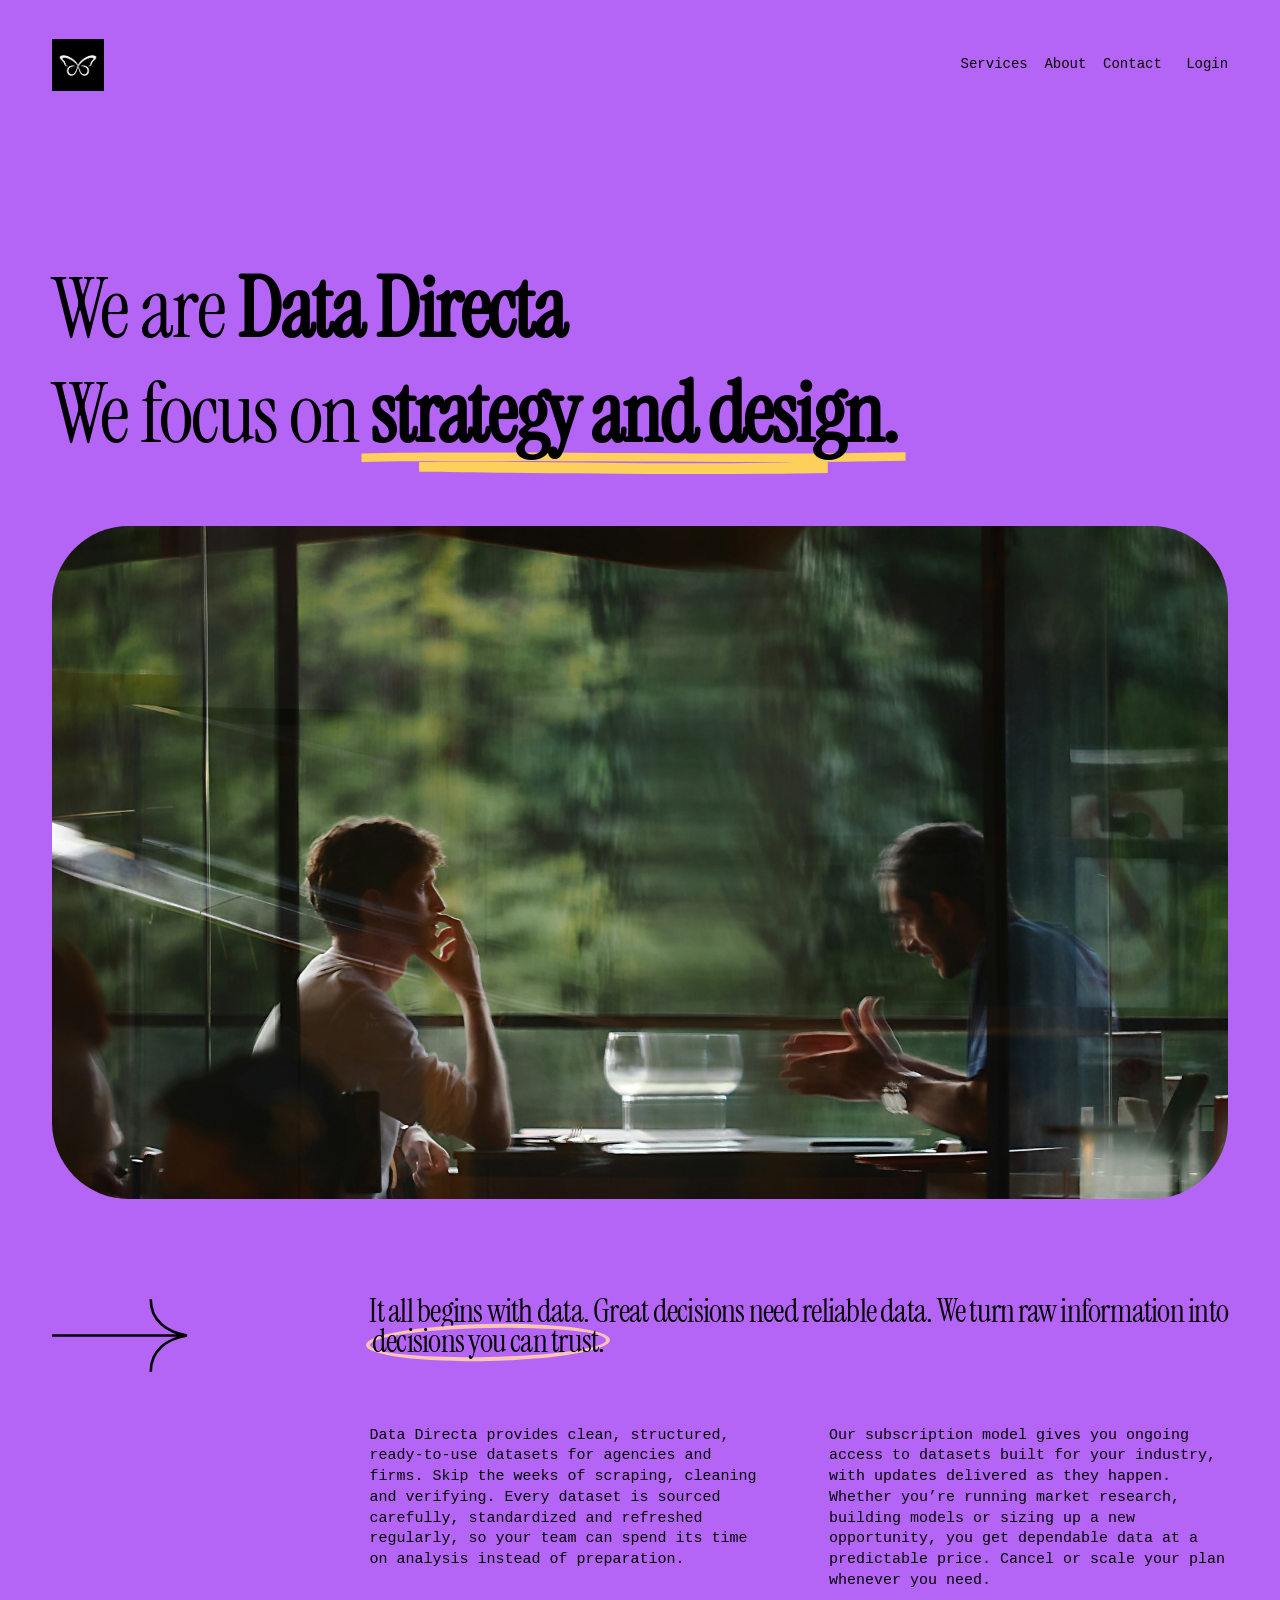
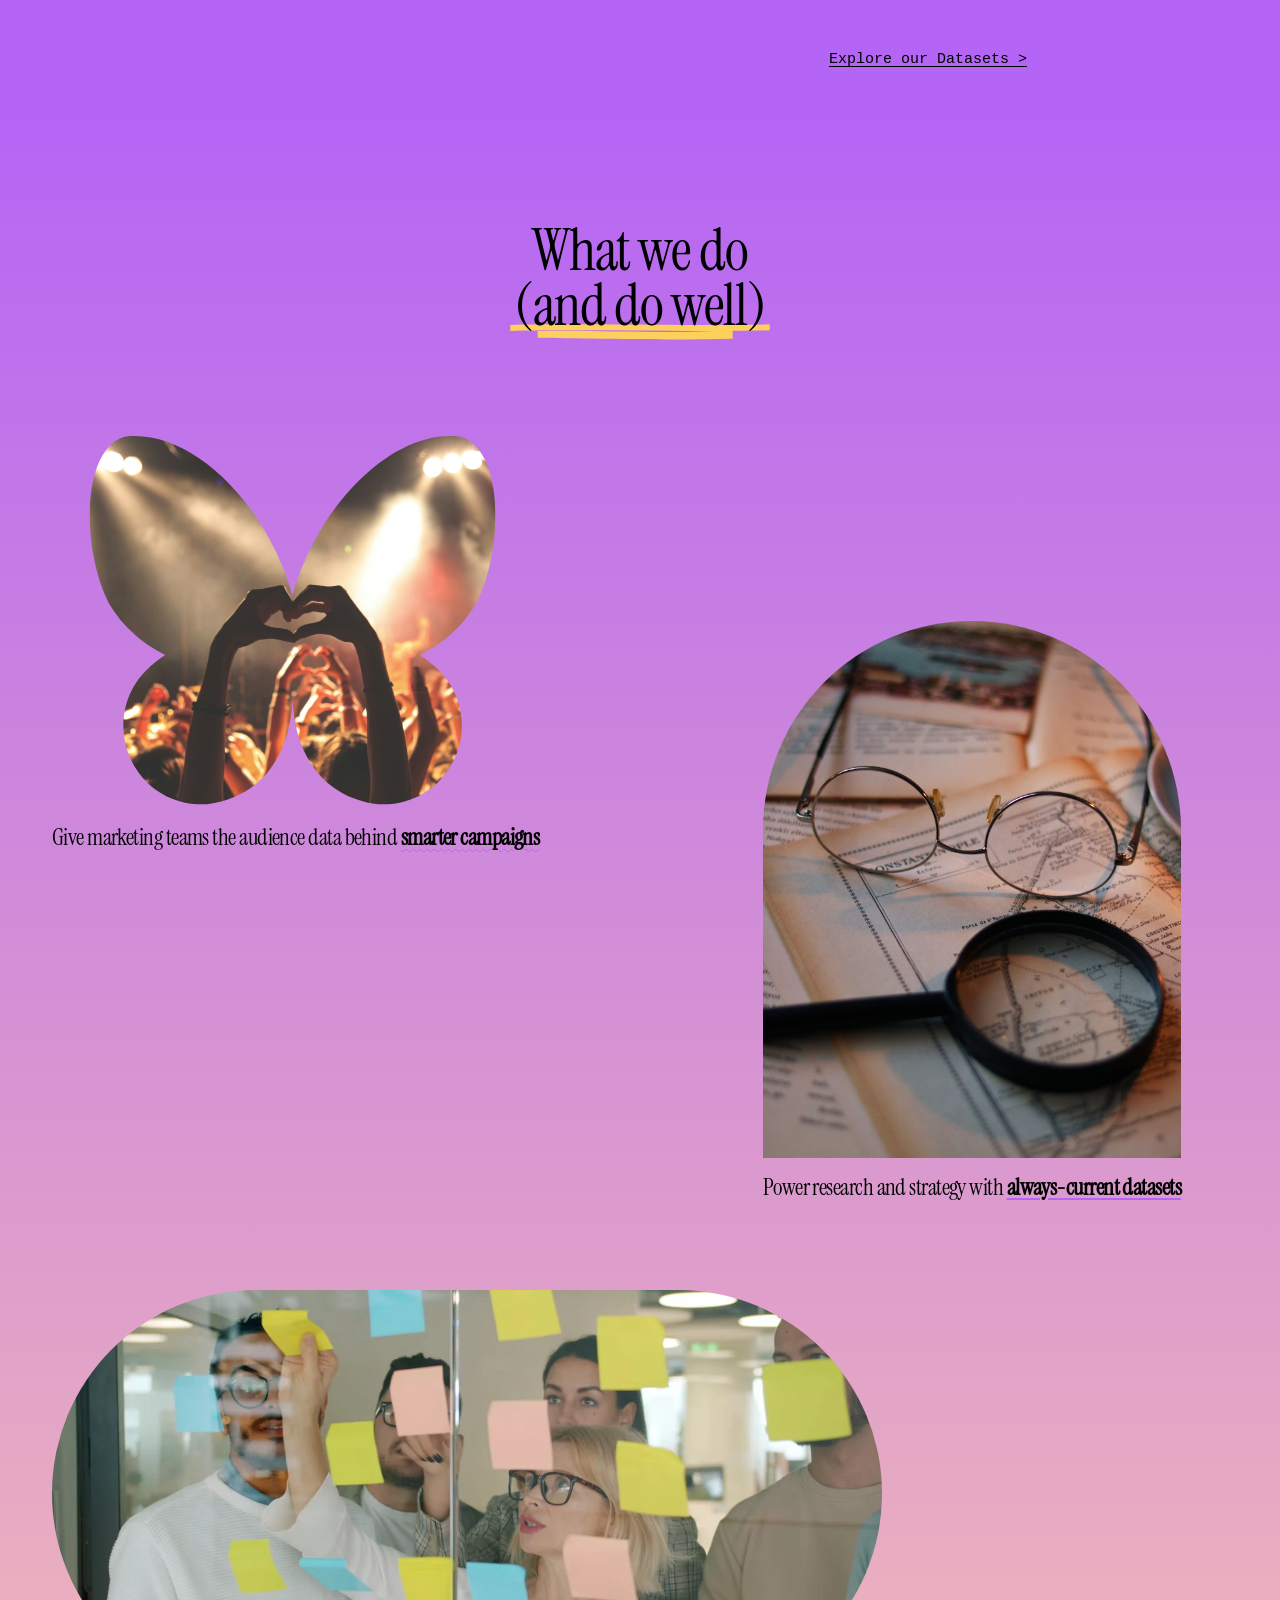
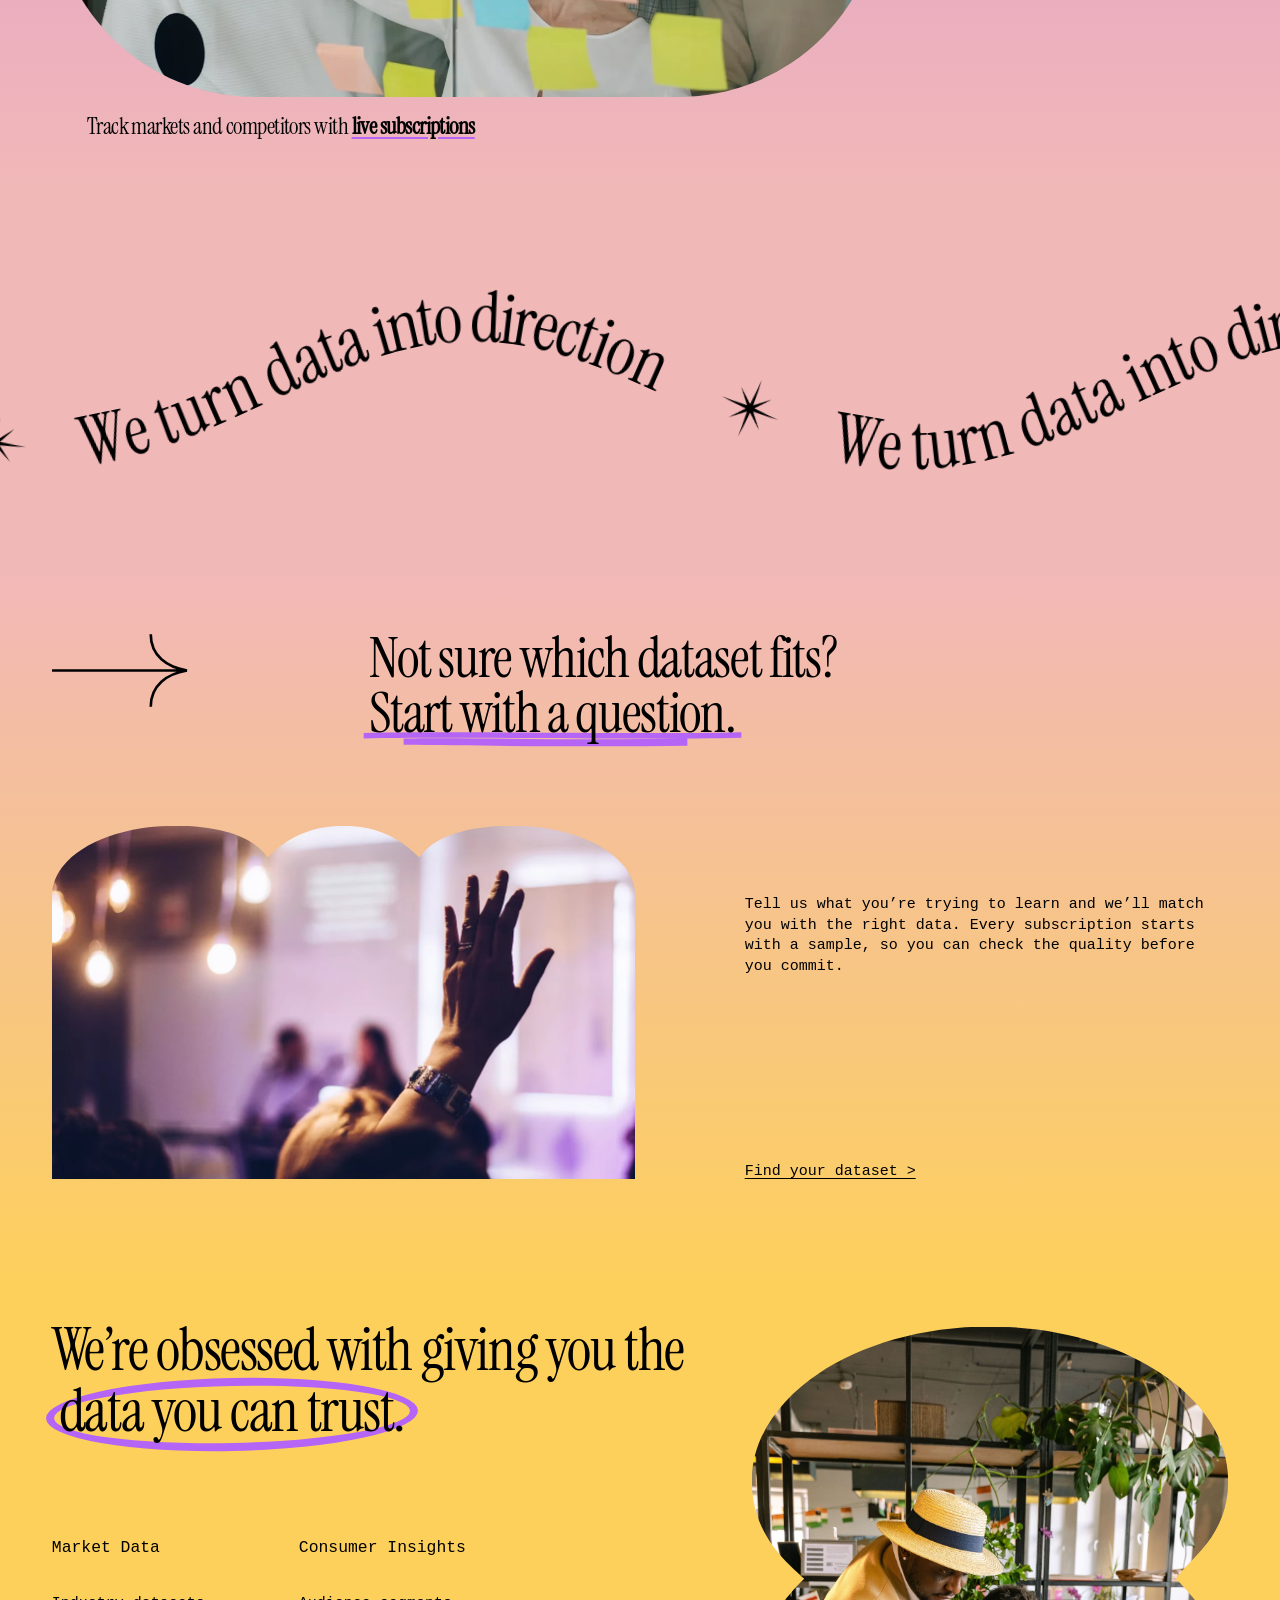
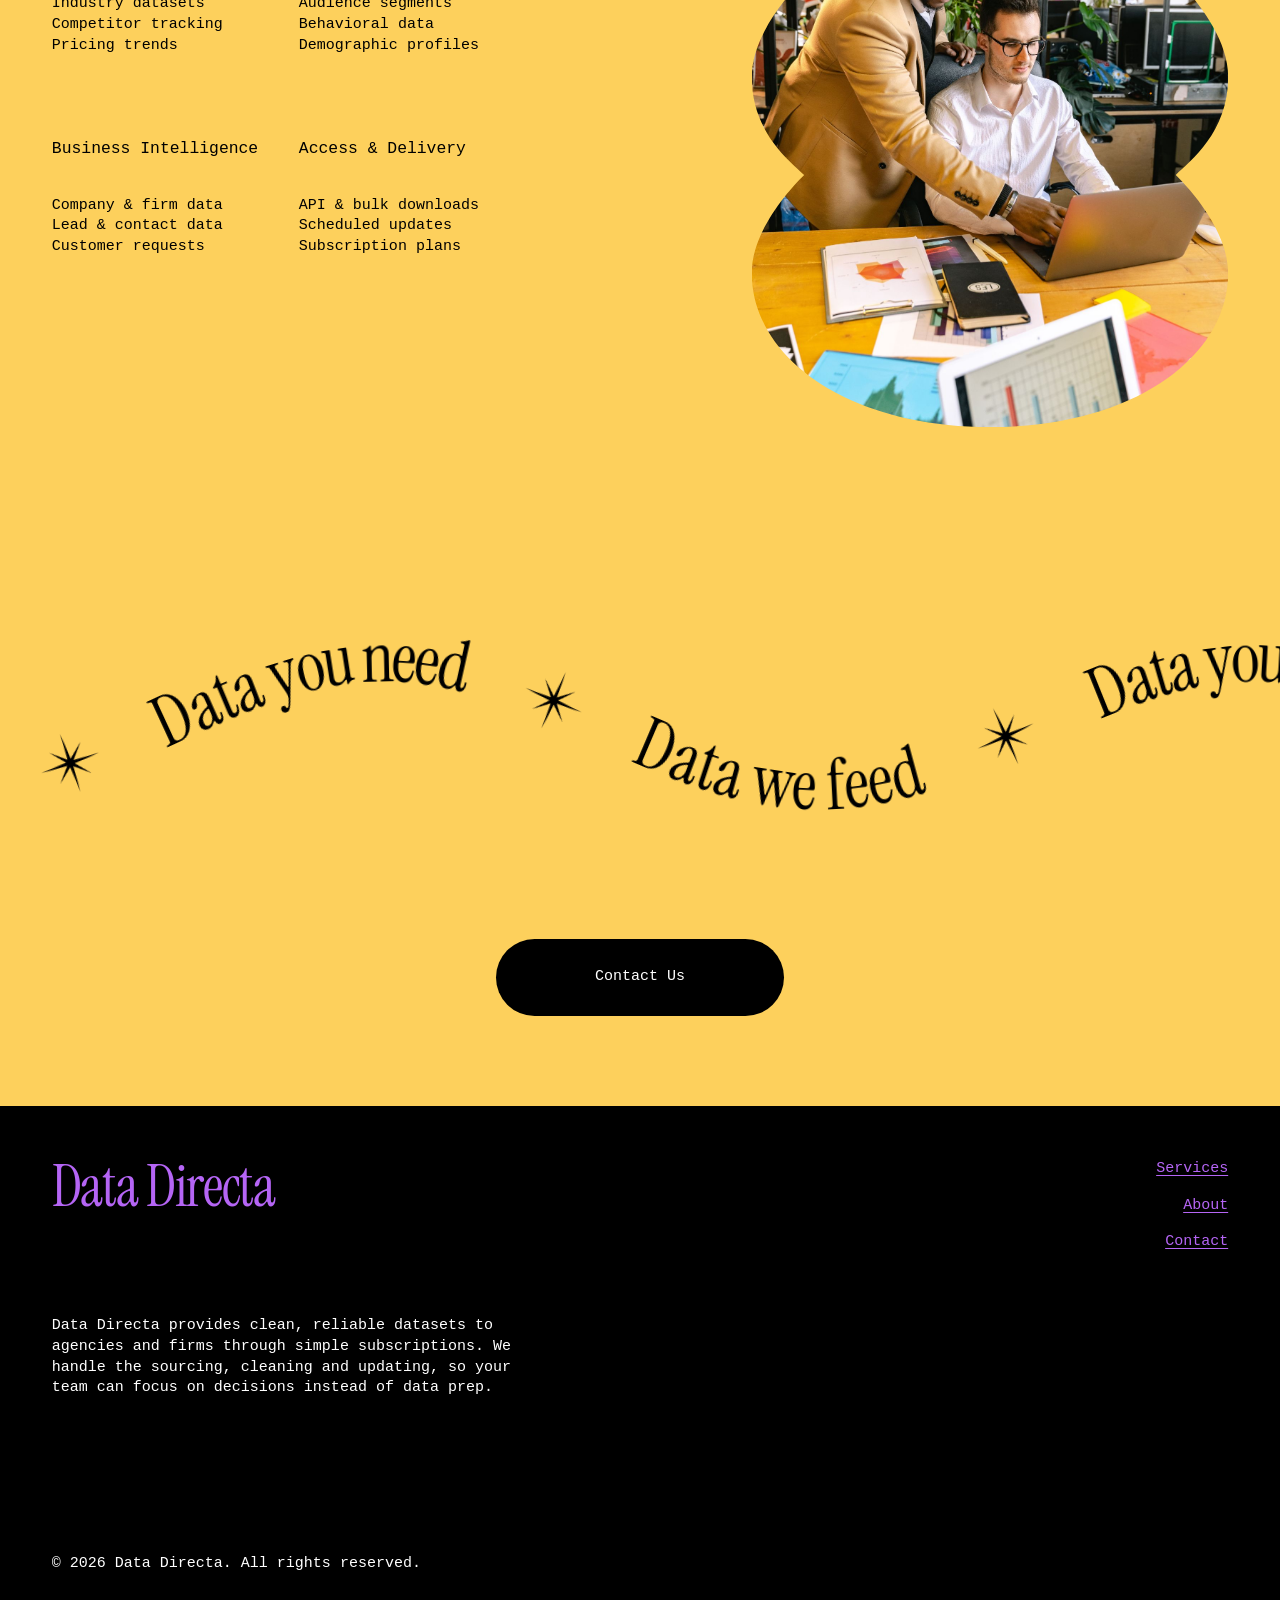
<file: index.html>
<!doctype html>
<html lang="en">
<head>
<meta charset="utf-8">
<meta name="viewport" content="width=device-width,initial-scale=1">
<title>Data Directa</title>
<meta name="description" content="Clean, reliable datasets for agencies and firms, delivered through simple subscriptions.">
<link rel="preconnect" href="https://fonts.googleapis.com">
<link rel="preconnect" href="https://fonts.gstatic.com" crossorigin>
<link href="https://fonts.googleapis.com/css2?family=Cousine:wght@400;700&family=Instrument+Serif&display=swap" rel="stylesheet">
<link rel="stylesheet" href="styles.css">
</head>
<body>

<svg class="defs" aria-hidden="true" focusable="false">
  <defs>
    <!-- six-lobed flower mask -->
    <clipPath id="flower" clipPathUnits="objectBoundingBox">
      <!-- butterfly: two upper wings, two lower wings, slim body -->
      <path d="M.5 .44C.44 .2 .27 .01 .12 .02C.01 .03 -.0 .3 .07 .46C.17 .65 .38 .66 .5 .62Z" transform="translate(.01 .0) scale(.98 1)"/>
      <path d="M.5 .5C.4 .52 .22 .54 .14 .66C.05 .8 .14 1 .3 .99C.44 .97 .5 .84 .5 .7Z" transform="translate(.01 0) scale(.98 1)"/>
      <path d="M.5 .44C.44 .2 .27 .01 .12 .02C.01 .03 -.0 .3 .07 .46C.17 .65 .38 .66 .5 .62Z" transform="translate(.99 0) scale(-.98 1)"/>
      <path d="M.5 .5C.4 .52 .22 .54 .14 .66C.05 .8 .14 1 .3 .99C.44 .97 .5 .84 .5 .7Z" transform="translate(.99 0) scale(-.98 1)"/>    </clipPath>
    <!-- three-arch top -->
    <clipPath id="bumps" clipPathUnits="objectBoundingBox">
      <path d="M0 1V.2C0 .08.1 0 .21 0C.3 0 .35.04.37.09C.4.04.44 0 .5 0C.56 0 .6.04.63.09C.65.04.7 0 .79 0C.9 0 1 .08 1 .2V1Z"/>
    </clipPath>
    <!-- stacked-blob with scalloped sides -->
    <clipPath id="wavy" clipPathUnits="objectBoundingBox">
      <path d="M.5 0C.78 0 1 .1 1 .22C1 .3.92.33.89.36C.92.38 1 .44 1 .5C1 .58.92.62.89.64C.92.66 1 .72 1 .78C1 .9.8 1 .5 1C.2 1 0 .9 0 .78C0 .72.08.66.11.64C.08.62 0 .58 0 .5C0 .44.08.38.11.36C.08.34 0 .3 0 .22C0 .1.22 0 .5 0Z"/>
    </clipPath>
  </defs>
</svg>

<header class="site-header">
  <a class="logo" href="index.html" aria-label="Data Directa home"><img src="images/logo.jpg" alt="Data Directa"></a>
  <nav>
    <a href="#services">Services</a>
    <a href="#about">About</a>
    <a href="contact.html">Contact</a>
    <a class="login" href="#">Login</a>
  </nav>
</header>

<section class="hero">
  <h1>We are <b>Data Directa</b><br>We focus on <b class="sw">strategy and design.</b></h1>
</section>

<section class="hero-photo">
  <div class="frame"><img src="images/pill-cafe.jpg" alt="Two people in conversation" style="object-position:50% 55%"></div>
</section>

<section class="intro" id="about">
  <div class="arrow" aria-hidden="true">
    <svg viewBox="0 0 210 120" fill="none" stroke="#000" stroke-width="4"><path d="M0 60H205M150 5C150 38 175 55 205 60C175 65 150 82 150 115"/></svg>
  </div>
  <div>
    <h2>It all begins with data. Great decisions need reliable data. We turn raw information into <span class="ring">decisions you can trust.</span></h2>
    <div class="cols">
      <p>Data Directa provides clean, structured, ready-to-use datasets for agencies and firms. Skip the weeks of scraping, cleaning and verifying. Every dataset is sourced carefully, standardized and refreshed regularly, so your team can spend its time on analysis instead of preparation.</p>
      <div>
        <p>Our subscription model gives you ongoing access to datasets built for your industry, with updates delivered as they happen. Whether you’re running market research, building models or sizing up a new opportunity, you get dependable data at a predictable price. Cancel or scale your plan whenever you need.</p>
        <a class="more" href="contact.html">Explore our Datasets &gt;</a>
      </div>
    </div>
  </div>
</section>

<section class="deliver" id="services">
  <h2>What we do<br><span class="sw">(and do well)</span></h2>
  <div class="cards">
    <figure class="card c1">
      <div class="flower"><img src="images/flower-concert.jpg" alt="" style="object-position:7% 50%"></div>
      <figcaption>Give marketing teams the audience data behind <b class="wavy">smarter campaigns</b></figcaption>
    </figure>
    <figure class="card c2">
      <div class="arch"><img src="images/arch-glasses.jpg" alt="Glasses and a magnifying glass resting on old maps" style="object-position:50% 50%"></div>
      <figcaption>Power research and strategy with <b>always-current datasets</b></figcaption>
    </figure>
    <figure class="card c3">
      <div class="pill"><img src="images/hero-team.webp" alt="" style="object-position:50% 35%"></div>
      <figcaption>Track markets and competitors with <b>live subscriptions</b></figcaption>
    </figure>
  </div>
</section>

<div class="marquee" data-phrases="We turn data into direction" data-peak=".37" aria-label="We turn data into direction"></div>

<section class="question">
  <div class="q-head">
    <div class="arrow" aria-hidden="true">
      <svg viewBox="0 0 210 120" fill="none" stroke="#000" stroke-width="4"><path d="M0 60H205M150 5C150 38 175 55 205 60C175 65 150 82 150 115"/></svg>
    </div>
    <h2>Not sure which dataset fits?<br><span class="sw p">Start with a question.</span></h2>
  </div>
  <div class="q-body">
    <div class="bumps"><img src="images/bumps-hand.webp" alt="" style="object-position:70% 12%"></div>
    <div class="q-text">
      <p>Tell us what you’re trying to learn and we’ll match you with the right data. Every subscription starts with a sample, so you can check the quality before you commit.</p>
      <a class="more" href="contact.html">Find your dataset &gt;</a>
    </div>
  </div>
</section>

<section class="obsessed">
  <div>
    <h2>We’re obsessed with giving you the <span class="ring p">data you can trust.</span></h2>
    <div class="svc">
      <div><h3>Market Data</h3><ul><li>Industry datasets</li><li>Competitor tracking</li><li>Pricing trends</li></ul></div>
      <div><h3>Consumer Insights</h3><ul><li>Audience segments</li><li>Behavioral data</li><li>Demographic profiles</li></ul></div>
      <div><h3>Business Intelligence</h3><ul><li>Company &amp; firm data</li><li>Lead &amp; contact data</li><li>Customer requests</li></ul></div>
      <div><h3>Access &amp; Delivery</h3><ul><li>API &amp; bulk downloads</li><li>Scheduled updates</li><li>Subscription plans</li></ul></div>
    </div>
  </div>
  <div class="wavy-img"><img src="images/wavy-office.jpg" alt="Two colleagues reviewing data on a laptop" style="object-position:50% 45%"></div>
</section>

<section class="closing">
  <div class="marquee y" data-phrases="Data you need|Data we feed" data-peak=".3" aria-label="Data you need. Data we feed."></div>
  <a class="btn" href="contact.html">Contact Us</a>
</section>

<footer class="site-footer">
  <a class="f-logo" href="index.html">Data Directa</a>
  <ul class="f-nav">
    <li><a href="#services">Services</a></li>
    <li><a href="#about">About</a></li>
    <li><a href="contact.html">Contact</a></li>
  </ul>
  <p class="f-desc">Data Directa provides clean, reliable datasets to agencies and firms through simple subscriptions. We handle the sourcing, cleaning and updating, so your team can focus on decisions instead of data prep.</p>
  <p class="f-copy">© 2026 Data Directa. All rights reserved.</p>
</footer>

<script src="marquee.js"></script>
</body>
</html>
</file>
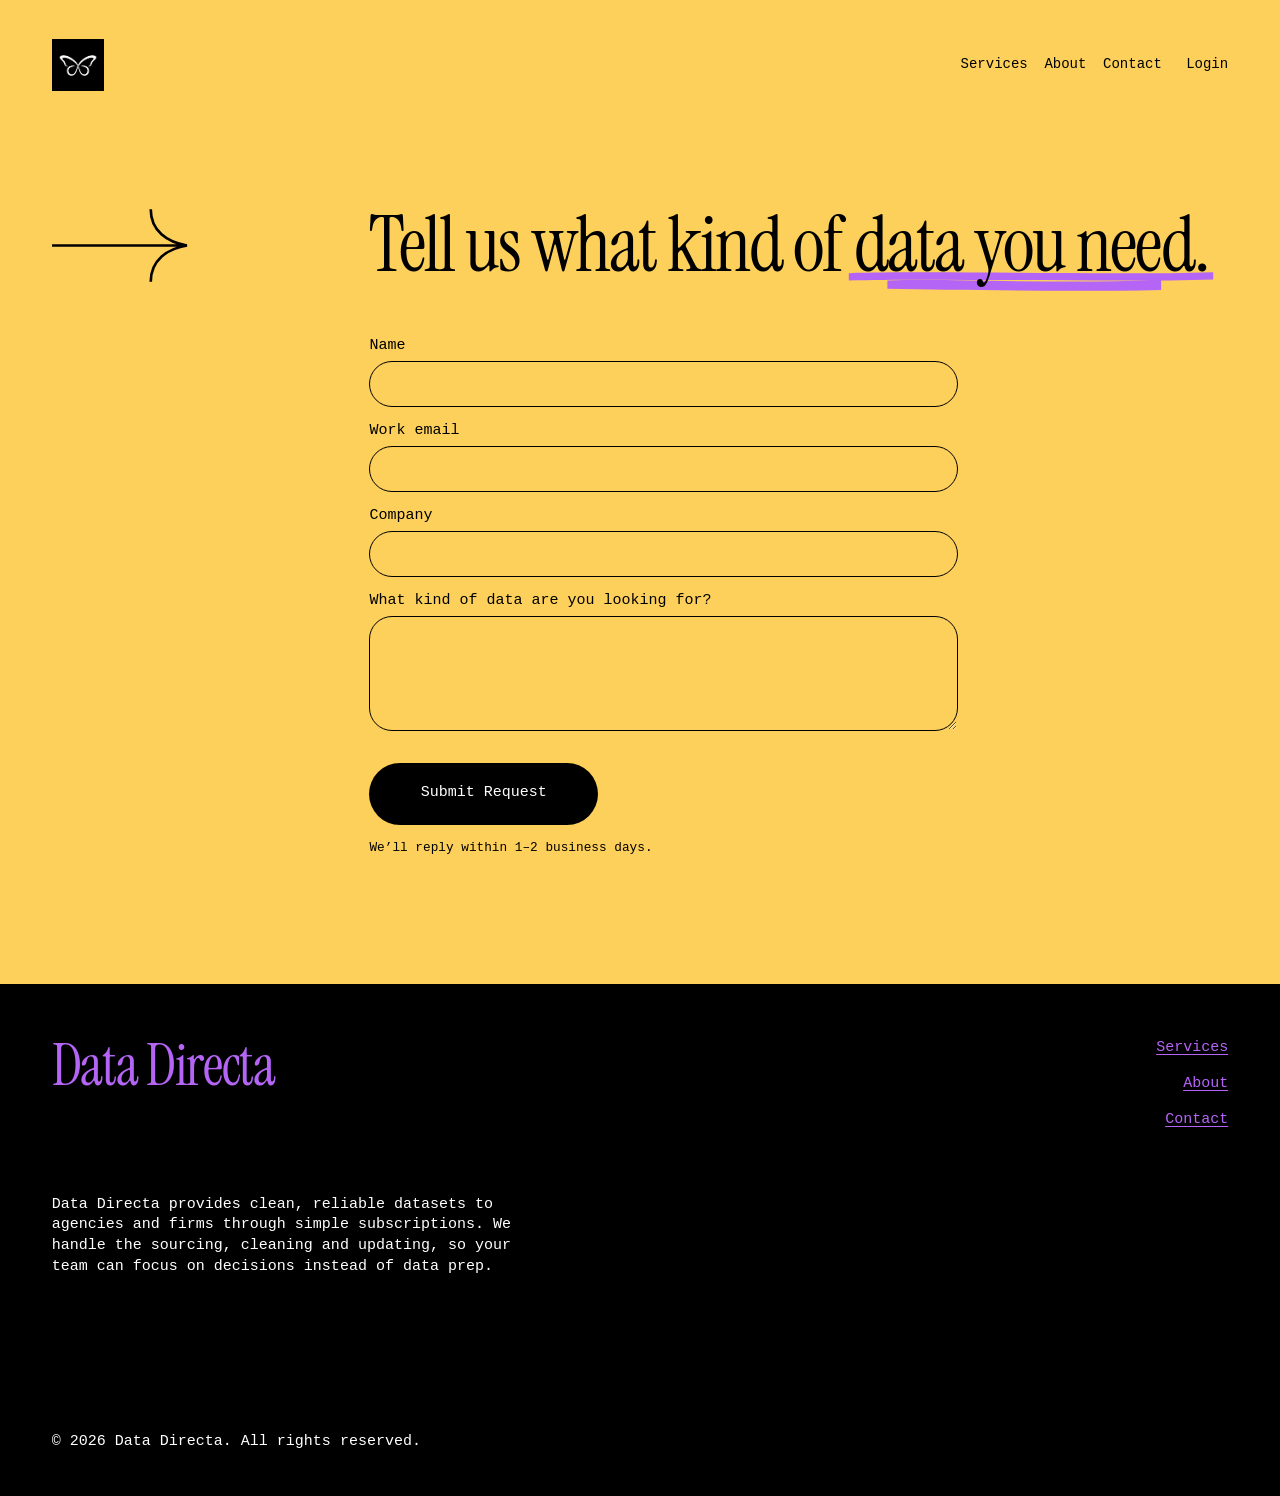
<file: contact.html>
<!doctype html>
<html lang="en">
<head>
<meta charset="utf-8">
<meta name="viewport" content="width=device-width,initial-scale=1">
<title>Contact | Data Directa</title>
<meta name="description" content="Tell us what kind of data you need and we'll match you with the right dataset.">
<link rel="preconnect" href="https://fonts.googleapis.com">
<link rel="preconnect" href="https://fonts.gstatic.com" crossorigin>
<link href="https://fonts.googleapis.com/css2?family=Cousine:wght@400;700&family=Instrument+Serif&display=swap" rel="stylesheet">
<link rel="stylesheet" href="styles.css">
</head>
<body class="page-contact">

<header class="site-header">
  <a class="logo" href="index.html" aria-label="Data Directa home"><img src="images/logo.jpg" alt="Data Directa"></a>
  <nav>
    <a href="index.html#services">Services</a>
    <a href="index.html#about">About</a>
    <a href="contact.html">Contact</a>
    <a class="login" href="#">Login</a>
  </nav>
</header>

<main class="contact">
  <div class="arrow" aria-hidden="true">
    <svg viewBox="0 0 210 120" fill="none" stroke="#000" stroke-width="4"><path d="M0 60H205M150 5C150 38 175 55 205 60C175 65 150 82 150 115"/></svg>
  </div>
  <div>
    <h1>Tell us what kind of <br class="m"><span class="sw p">data you need.</span></h1>
    <!-- Replace YOUR_FORM_ID with your Formspree form ID. Submissions go to your inbox; your email never appears on the page. -->
    <form action="https://formspree.io/f/moeenlpe" method="POST">
      <div><label for="name">Name</label><input id="name" name="name" required></div>
      <div><label for="email">Work email</label><input id="email" name="email" type="email" required></div>
      <div><label for="company">Company</label><input id="company" name="company"></div>
      <div><label for="request">What kind of data are you looking for?</label><textarea id="request" name="request" required></textarea></div>
      <input class="hp" type="text" name="_gotcha" tabindex="-1" autocomplete="off" aria-hidden="true">
      <button type="submit">Submit Request</button>
      <p class="note">We’ll reply within 1–2 business days.</p>
    </form>
  </div>
</main>

<footer class="site-footer">
  <a class="f-logo" href="index.html">Data Directa</a>
  <ul class="f-nav">
    <li><a href="index.html#services">Services</a></li>
    <li><a href="index.html#about">About</a></li>
    <li><a href="contact.html">Contact</a></li>
  </ul>
  <p class="f-desc">Data Directa provides clean, reliable datasets to agencies and firms through simple subscriptions. We handle the sourcing, cleaning and updating, so your team can focus on decisions instead of data prep.</p>
  <p class="f-copy">© 2026 Data Directa. All rights reserved.</p>
</footer>

</body>
</html>
</file>
<file: styles.css>
:root{
  --purple:#b565f5;
  --pink:#f1b8b8;
  --yellow:#fdd05c;
  --serif:"Instrument Serif",Georgia,serif;
  --mono:"Cousine",ui-monospace,Consolas,monospace;
  --m:4.05vw;
  --ls:-.024em;
  --ws:0em;
}
*{box-sizing:border-box;margin:0;padding:0}
html{scroll-behavior:smooth}
body{background:var(--purple);color:#000;font-family:var(--mono);font-size:clamp(15px,1.05vw,22px);line-height:1.38;overflow-x:hidden;-webkit-font-smoothing:antialiased}
a{color:inherit}
img{display:block;width:100%;height:100%;object-fit:cover}
h1,h2,h3,.serif{font-family:var(--serif);font-weight:400;letter-spacing:var(--ls);word-spacing:var(--ws)}
b{font-weight:700}
.defs{position:absolute;width:0;height:0}

/* hand-drawn highlights */
.sw,.ring{position:relative;display:inline-block;isolation:isolate}
.sw::after{content:"";position:absolute;left:-2%;right:-2%;bottom:-.1em;height:.3em;z-index:-1;background:url("data:image/svg+xml,%3Csvg xmlns='http://www.w3.org/2000/svg' viewBox='0 0 820 44' preserveAspectRatio='none'%3E%3Cpath d='M4 8C200 3 600 12 816 6L816 20C600 26 200 17 4 22Z' fill='%23fdd05c'/%3E%3Cpath d='M90 22C250 18 500 30 700 20L700 40C500 44 250 40 90 38Z' fill='%23fdd05c'/%3E%3C/svg%3E") center/100% 100% no-repeat}
.sw.p::after{background-image:url("data:image/svg+xml,%3Csvg xmlns='http://www.w3.org/2000/svg' viewBox='0 0 820 44' preserveAspectRatio='none'%3E%3Cpath d='M4 8C200 3 600 12 816 6L816 20C600 26 200 17 4 22Z' fill='%23b565f5'/%3E%3Cpath d='M90 22C250 18 500 30 700 20L700 40C500 44 250 40 90 38Z' fill='%23b565f5'/%3E%3C/svg%3E")}
.ring{white-space:nowrap;padding:0 .08em}
.ring::after{content:"";position:absolute;inset:-.06em -.1em -.14em;border:.14em solid #f8c6b2;border-radius:50%;transform:rotate(-1.2deg);z-index:-1}
.ring.p::after{border-color:var(--purple);border-width:.14em}
.ring.p{padding:0 .12em}

/* header */
.site-header{display:flex;justify-content:space-between;align-items:center;padding:3.05vw var(--m) 0;background:var(--purple)}
.logo{width:4vw;height:4vw;min-width:52px;min-height:52px;background:#000;overflow:hidden;color:#fff;display:grid;place-items:center;font-family:var(--serif);font-size:2vw;letter-spacing:-.05em;text-decoration:none}
.site-header nav{display:flex;gap:1.3vw;font-size:clamp(14px,.92vw,19px)}
.site-header nav a{text-decoration:none}
.site-header nav a:hover{text-decoration:underline}
.site-header nav .login{margin-left:.6vw}

/* hero */
.hero{background:var(--purple);padding:13vw var(--m) 4.7vw}
.hero h1{font-size:6.58vw;line-height:1.24}
.hero-photo{background:var(--purple);padding:0 var(--m)}
.hero-photo .frame{aspect-ratio:1.75;border-radius:6vw;overflow:hidden}

/* intro */
.intro{background:var(--purple);padding:7.6vw var(--m) 4vw;display:grid;grid-template-columns:27% 1fr;align-items:start}
.arrow svg{width:10.8vw;height:auto;display:block}
.intro h2{font-size:2.5vw;line-height:.95;margin-bottom:5.4vw}
.cols{display:grid;grid-template-columns:1fr 1fr;column-gap:4.7vw}
.more{display:inline-block;margin-top:4.6vw;text-underline-offset:.2em}

/* what we do */
.deliver{background:linear-gradient(var(--purple),var(--pink));padding:8vw var(--m) 4vw}
.deliver>h2{font-size:4.5vw;line-height:.95;text-align:center;margin-bottom:7.4vw}
.cards{display:grid;grid-template-columns:37.1% 21.8% 37.1% 4%;row-gap:7vw}
.card{margin:0}
.card figcaption{font-family:var(--serif);letter-spacing:var(--ls);word-spacing:var(--ws);font-size:1.78vw;line-height:1.05;margin-top:1.4vw}
.c1 figcaption{width:max-content}
.c2 figcaption{white-space:nowrap}
.card figcaption b{text-decoration:underline;text-decoration-color:var(--purple);text-decoration-thickness:.07em;text-underline-offset:.12em}
.card figcaption b.wavy{text-decoration-style:wavy;text-decoration-thickness:.05em}
.c1{grid-column:1}
.c2{grid-column:3;margin-top:15vw;width:max-content;justify-self:end}
.c3{grid-column:1/-1;width:70.6%}
.c3 figcaption{padding-left:4.2%}
.flower{aspect-ratio:1.15;clip-path:url(#flower);transform:translateX(calc(2.15vw - 5px))}
.flower img{transform:translate(4px,10px) scale(1.05)}
.arch{height:42vw;border-radius:999px 999px 0 0;overflow:hidden}
.pill{aspect-ratio:2.04;border-radius:999px;overflow:hidden}

/* marquee */
.marquee{position:relative;height:30vw;background:var(--pink);overflow:hidden}
.marquee.y{background:var(--yellow)}
.marquee .tok{position:absolute;left:0;top:0;white-space:pre;font-family:var(--serif);letter-spacing:var(--ls);word-spacing:var(--ws);font-size:5.4vw;line-height:1;will-change:transform}
.marquee .tok svg{display:block;width:4.8vw;height:4.8vw}

/* question */
.question{background:linear-gradient(var(--pink),var(--yellow));padding:4.5vw var(--m) 8vw}
.q-head{display:grid;grid-template-columns:27% 1fr;align-items:start}
.question h2{font-size:4.3vw;line-height:1;margin-bottom:6.6vw}
.q-body{display:grid;grid-template-columns:49.6% 1fr;column-gap:9.3%;align-items:start}
.bumps{aspect-ratio:1.65;clip-path:url(#bumps)}
.q-text{padding-top:5.4vw;max-width:60ch;align-self:stretch;display:flex;flex-direction:column;justify-content:space-between}
.q-text .more{margin-top:0;align-self:flex-start;line-height:1}
.q-text .more mark{background:#f6c1c4;color:inherit}

/* obsessed */
.obsessed{background:var(--yellow);padding:3vw var(--m) 8vw;display:grid;grid-template-columns:1fr 40.5%;column-gap:3vw;align-items:start}
.obsessed h2{font-size:4.6vw;line-height:1.04;margin-bottom:7.4vw}
.svc{display:grid;grid-template-columns:19.3vw 1fr;row-gap:6.4vw}
.svc h3{font-family:var(--mono);letter-spacing:0;font-size:1.28vw;margin-bottom:2.7vw}
.svc ul{list-style:none}
.wavy-img{aspect-ratio:.68;clip-path:url(#wavy);margin-top:.5vw}

/* closing banner */
.closing{background:var(--yellow);padding-bottom:7vw}
.closing .marquee{height:30vw}
.btn{display:block;width:22.5vw;margin:2vw auto 0;background:#000;color:#fff;text-align:center;text-decoration:none;border-radius:999px;padding:2.2vw 0}
.btn:hover{opacity:.85}

/* footer */
.site-footer{background:#000;color:#fff;padding:4.2vw var(--m) 3.4vw;display:grid;grid-template-columns:1fr auto;grid-template-rows:auto 1fr auto;min-height:40vw}
.f-logo{font-family:var(--serif);letter-spacing:var(--ls);font-size:4.45vw;color:var(--purple);line-height:1;text-decoration:none}
.f-nav{list-style:none;text-align:right;display:grid;gap:1.2vw;align-content:start}
.f-nav a{color:var(--purple);text-underline-offset:.2em}
.f-desc{grid-column:1;max-width:52ch;margin-top:5vw}
.f-copy{grid-column:1/-1;align-self:end}

/* contact page */
.page-contact,.page-contact .site-header{background:var(--yellow)}
.contact{background:var(--yellow);padding:9vw var(--m) 10vw;display:grid;grid-template-columns:27% 1fr}
.contact h1{font-size:6vw;line-height:1.02;margin-bottom:4vw}
.contact form{display:grid;gap:1.1vw;max-width:46vw}
.contact label{display:block;margin-bottom:.35vw}
.contact input,.contact textarea{width:100%;font:inherit;padding:.9vw 1.6vw;border:1px solid #000;border-radius:999px;background:transparent;color:#000}
.contact textarea{border-radius:1.8vw;min-height:9vw;resize:vertical}
.contact button{font:inherit;background:#000;color:#fff;border:0;border-radius:999px;padding:1.6vw 4vw;cursor:pointer;justify-self:start;margin-top:.8vw}
.contact .note{font-size:.85em}
.hp{position:absolute;left:-9999px}

.m{display:none}

/* mobile */
@media (max-width:820px){
  .m{display:inline}
  :root{--m:6vw}
  body{font-size:16px}
  .logo{width:56px;height:56px;flex:none}
  .site-header{padding-top:28px;gap:24px}
  .site-header nav{gap:12px;font-size:14px}
  .site-header nav .login{margin-left:0}
  .hero{padding:22vw var(--m) 8vw}
  .hero h1{font-size:13vw}
  .hero-photo .frame{border-radius:12vw;aspect-ratio:1.2}
  .intro,.q-head,.contact{grid-template-columns:1fr}
  .arrow svg{width:90px;margin-bottom:6vw}
  .intro{padding:12vw var(--m) 8vw}
  .intro h2{font-size:7vw;margin-bottom:8vw}
  .cols,.q-body,.obsessed{grid-template-columns:1fr}
  .cols{row-gap:6vw}
  .more{margin-top:8vw}
  .deliver{padding:14vw var(--m) 8vw}
  .deliver>h2{font-size:11vw;margin-bottom:10vw}
  .cards{grid-template-columns:minmax(0,1fr);row-gap:12vw}
  .c1,.c2,.c3{grid-column:1;margin-top:0;width:100%;justify-self:stretch}
  .c1 figcaption{width:auto}
  .c2 figcaption{white-space:normal}
  .arch{height:auto;aspect-ratio:.7}
  .flower{transform:none}
  .card figcaption{font-size:7vw;margin-top:3vw}
  .c3 figcaption{padding-left:0}
  .marquee,.closing .marquee{height:60vw}
  .marquee .tok{font-size:12vw}
  .marquee .tok svg{width:11vw;height:11vw}
  .question{padding:10vw var(--m) 14vw}
  .question h2{font-size:10vw;margin-bottom:8vw}
  .q-text{padding-top:0}
  .q-text .more{margin-top:8vw}
  .q-body .bumps{margin-bottom:8vw}
  .obsessed h2{font-size:10.5vw;margin-bottom:10vw}
  .svc{grid-template-columns:1fr 1fr;column-gap:4vw;row-gap:10vw}
  .svc h3{font-size:17px;margin-bottom:12px}
  .wavy-img{margin-top:12vw}
  .btn{width:70vw;padding:5vw 0}
  .site-footer{grid-template-columns:1fr;min-height:0;row-gap:10vw}
  .f-logo{font-size:14vw}
  .f-nav{text-align:left;gap:14px}
  .f-desc{margin-top:0}
  .contact h1{font-size:11.5vw}
  .contact form{max-width:none;gap:14px}
  .contact input,.contact textarea{padding:12px 20px}
  .contact textarea{min-height:140px;border-radius:24px}
  .contact button{padding:20px 40px}
}
</file>
